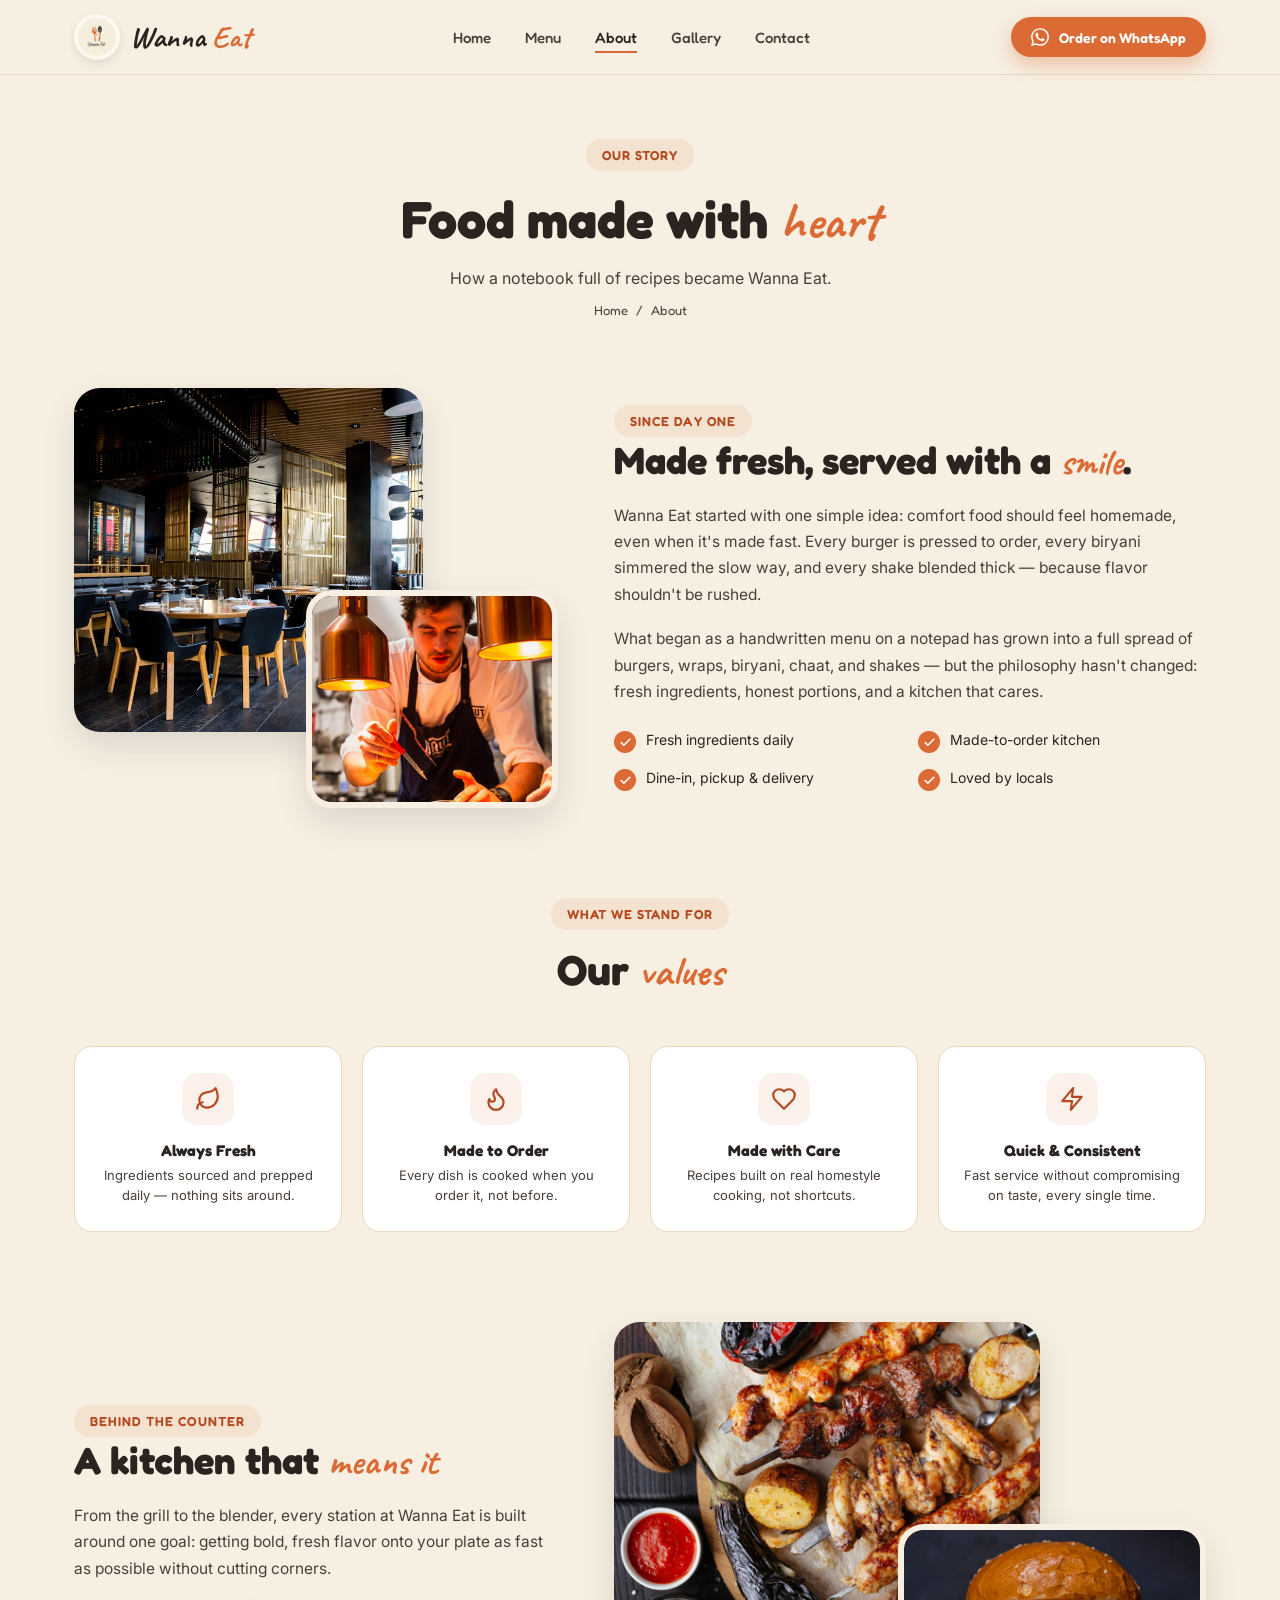
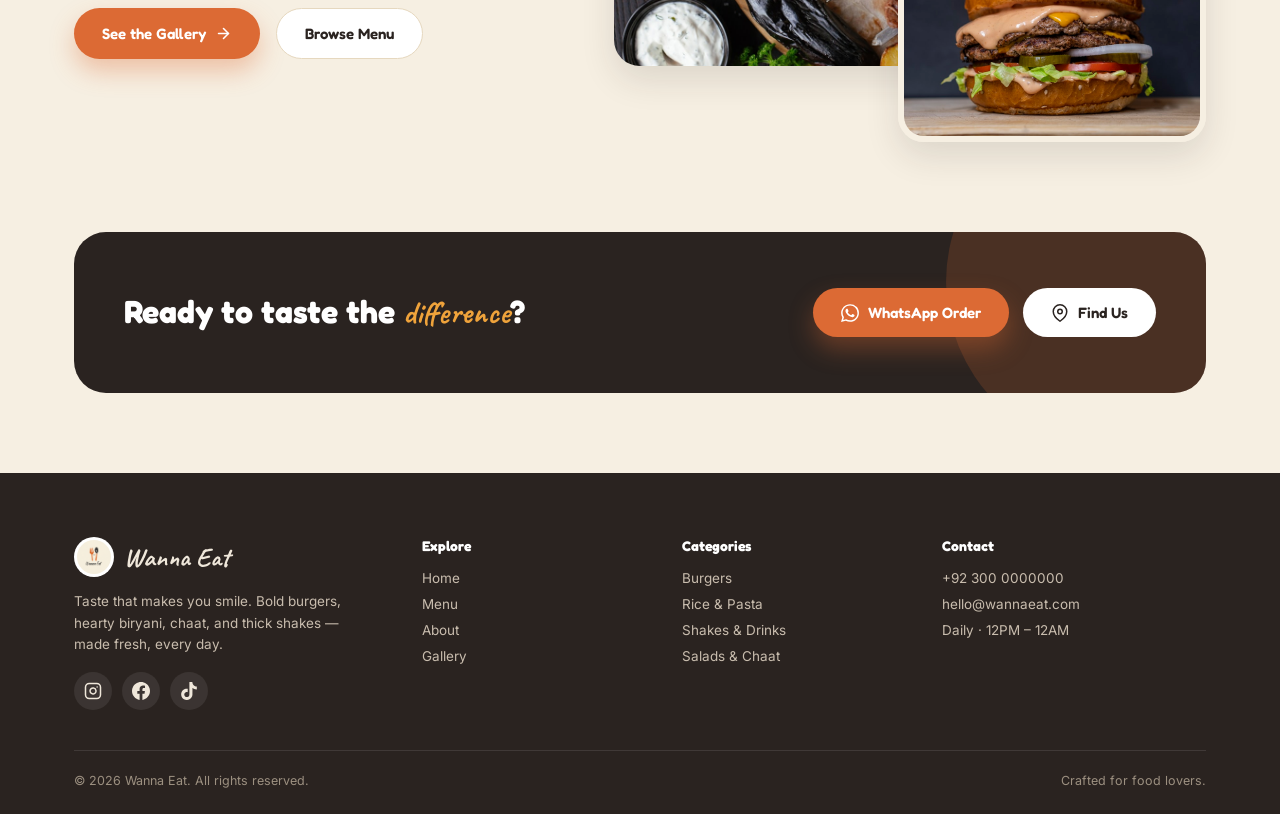
<file: about.html>
<!DOCTYPE html>
<html lang="en">
<head>
<meta charset="UTF-8">
<meta name="viewport" content="width=device-width, initial-scale=1.0">
<title>About Us — Wanna Eat</title>
<meta name="description" content="Learn the story behind Wanna Eat — fresh ingredients, a made-to-order kitchen, and food made with heart.">
<link rel="preconnect" href="https://fonts.googleapis.com">
<link href="https://fonts.googleapis.com/css2?family=Fredoka:wght@500;600;700&family=Caveat:wght@600;700&family=Inter:wght@400;500;600;700&display=swap" rel="stylesheet">
<link rel="icon" href="logo.jpg">
<link rel="stylesheet" href="style.css">
</head>
<body>

<!-- ================= HEADER ================= -->
<header id="siteHeader">
  <div class="nav">
    <a href="index.html" class="brand">
      <img src="logo.jpg" alt="Wanna Eat logo">
      <span class="brand-name">Wanna <span>Eat</span></span>
    </a>
    <nav class="nav-links" id="navLinks">
      <a href="index.html">Home</a>
      <a href="menu.html">Menu</a>
      <a href="about.html" class="current">About</a>
      <a href="gallery.html">Gallery</a>
      <a href="contact.html">Contact</a>
    </nav>
    <a href="https://wa.me/923000000000" target="_blank" class="nav-cta"><svg class="icon" viewBox="0 0 24 24" fill="currentColor" aria-hidden="true"><path d="M17.47 14.38c-.3-.15-1.76-.87-2.03-.97-.27-.1-.47-.15-.67.15-.2.3-.77.96-.94 1.16-.17.2-.35.22-.64.07-.3-.15-1.26-.46-2.4-1.48-.88-.79-1.48-1.76-1.65-2.06-.17-.3-.02-.46.13-.6.13-.14.3-.35.44-.52.15-.18.2-.3.3-.5.1-.2.05-.37-.02-.52-.08-.15-.67-1.61-.92-2.2-.24-.58-.49-.5-.67-.51h-.57c-.2 0-.52.07-.8.37-.27.3-1.04 1.02-1.04 2.48 0 1.46 1.07 2.88 1.22 3.07.15.2 2.1 3.2 5.08 4.49.71.3 1.26.49 1.69.63.71.22 1.36.19 1.87.12.57-.09 1.76-.72 2-1.41.25-.7.25-1.29.18-1.41-.08-.13-.27-.2-.57-.35M12.05 21.79a9.87 9.87 0 0 1-5.03-1.38l-.36-.21-3.74.98 1-3.65-.24-.37a9.86 9.86 0 0 1-1.51-5.26c0-5.45 4.44-9.88 9.9-9.88 2.64 0 5.12 1.03 6.99 2.9a9.83 9.83 0 0 1 2.89 6.99c0 5.45-4.44 9.88-9.88 9.88m8.41-18.29A11.82 11.82 0 0 0 12.05.26C5.5.26.16 5.6.16 12.15c0 2.1.55 4.14 1.59 5.95L.06 24l6.3-1.65a11.88 11.88 0 0 0 5.68 1.45c6.55 0 11.89-5.34 11.89-11.89 0-3.18-1.24-6.17-3.48-8.42Z"/></svg>Order on WhatsApp</a>
    <button class="burger-btn" id="burgerBtn" aria-label="Toggle menu"><span class="burger-icon"><span></span><span></span><span></span></span></button>
  </div>
</header>

<!-- ================= PAGE HERO ================= -->
<section class="page-hero">
  <div class="wrap">
    <span class="eyebrow">Our story</span>
    <h1>Food made with <em>heart</em></h1>
    <p>How a notebook full of recipes became Wanna Eat.</p>
    <div class="crumb"><a href="index.html">Home</a> / <span>About</span></div>
  </div>
</section>

<!-- ================= ABOUT MAIN ================= -->
<section class="section" style="padding-top:24px">
  <div class="wrap about-grid">
    <div class="about-imgs reveal">
      <img class="im1" src="kitchen.jpg" alt="Wanna Eat kitchen" loading="lazy">
      <img class="im2" src="chef.jpg" alt="Chef preparing food" loading="lazy">
    </div>
    <div class="about-copy reveal">
      <span class="eyebrow">Since day one</span>
      <h2>Made fresh, served with a <em>smile</em>.</h2>
      <p>Wanna Eat started with one simple idea: comfort food should feel homemade, even when it's made fast. Every burger is pressed to order, every biryani simmered the slow way, and every shake blended thick — because flavor shouldn't be rushed.</p>
      <p>What began as a handwritten menu on a notepad has grown into a full spread of burgers, wraps, biryani, chaat, and shakes — but the philosophy hasn't changed: fresh ingredients, honest portions, and a kitchen that cares.</p>
      <ul class="about-list">
        <li><span class="dot"><svg class="icon" viewBox="0 0 24 24" fill="none" stroke="currentColor" stroke-linecap="round" stroke-linejoin="round" aria-hidden="true"><polyline points="20 6 9 17 4 12"/></svg></span>Fresh ingredients daily</li>
        <li><span class="dot"><svg class="icon" viewBox="0 0 24 24" fill="none" stroke="currentColor" stroke-linecap="round" stroke-linejoin="round" aria-hidden="true"><polyline points="20 6 9 17 4 12"/></svg></span>Made-to-order kitchen</li>
        <li><span class="dot"><svg class="icon" viewBox="0 0 24 24" fill="none" stroke="currentColor" stroke-linecap="round" stroke-linejoin="round" aria-hidden="true"><polyline points="20 6 9 17 4 12"/></svg></span>Dine-in, pickup & delivery</li>
        <li><span class="dot"><svg class="icon" viewBox="0 0 24 24" fill="none" stroke="currentColor" stroke-linecap="round" stroke-linejoin="round" aria-hidden="true"><polyline points="20 6 9 17 4 12"/></svg></span>Loved by locals</li>
      </ul>
    </div>
  </div>
</section>

<!-- ================= VALUES ================= -->
<section class="section" style="padding-top:0">
  <div class="wrap">
    <div class="section-head reveal">
      <span class="eyebrow">What we stand for</span>
      <h2>Our <em>values</em></h2>
    </div>
    <div class="values-grid reveal">
      <div class="value-card">
        <div class="ic"><svg class="icon" viewBox="0 0 24 24" fill="none" stroke="currentColor" stroke-linecap="round" stroke-linejoin="round" aria-hidden="true"><path d="M11 20A7 7 0 0 1 9.8 6.1C15.5 5 17 4.48 19 2c1 2 2 4.18 2 8 0 5.5-4.78 10-10 10Z"/><path d="M2 21c0-3 1.85-5.36 5.08-6"/></svg></div>
        <h4>Always Fresh</h4>
        <p>Ingredients sourced and prepped daily — nothing sits around.</p>
      </div>
      <div class="value-card">
        <div class="ic"><svg class="icon" viewBox="0 0 24 24" fill="none" stroke="currentColor" stroke-linecap="round" stroke-linejoin="round" aria-hidden="true"><path d="M8.5 14.5A2.5 2.5 0 0 0 11 12c0-1.38-.5-2-1-3-1.07-2.14-.22-4.05 2-6 .5 2.5 2 4.9 4 6.5 2 1.6 3 3.5 3 5.5a7 7 0 1 1-14 0c0-1.15.43-2.29 1-3a2.5 2.5 0 0 0 2.5 2.5z"/></svg></div>
        <h4>Made to Order</h4>
        <p>Every dish is cooked when you order it, not before.</p>
      </div>
      <div class="value-card">
        <div class="ic"><svg class="icon" viewBox="0 0 24 24" fill="none" stroke="currentColor" stroke-linecap="round" stroke-linejoin="round" aria-hidden="true"><path d="M19 14c1.49-1.46 3-3.21 3-5.5A5.5 5.5 0 0 0 16.5 3c-1.76 0-3 .5-4.5 2-1.5-1.5-2.74-2-4.5-2A5.5 5.5 0 0 0 2 8.5c0 2.29 1.5 4.04 3 5.5l7 7Z"/></svg></div>
        <h4>Made with Care</h4>
        <p>Recipes built on real homestyle cooking, not shortcuts.</p>
      </div>
      <div class="value-card">
        <div class="ic"><svg class="icon" viewBox="0 0 24 24" fill="none" stroke="currentColor" stroke-linecap="round" stroke-linejoin="round" aria-hidden="true"><polygon points="13 2 3 14 12 14 11 22 21 10 12 10 13 2"/></svg></div>
        <h4>Quick & Consistent</h4>
        <p>Fast service without compromising on taste, every single time.</p>
      </div>
    </div>
  </div>
</section>

<!-- ================= GALLERY TEASER ================= -->
<section class="section" style="padding-top:0">
  <div class="wrap about-grid">
    <div class="about-copy reveal">
      <span class="eyebrow">Behind the counter</span>
      <h2>A kitchen that <em>means it</em></h2>
      <p>From the grill to the blender, every station at Wanna Eat is built around one goal: getting bold, fresh flavor onto your plate as fast as possible without cutting corners.</p>
      <div class="hero-actions" style="margin-top:26px">
        <a href="gallery.html" class="btn btn-primary">See the Gallery <svg class="arrow" viewBox="0 0 24 24" fill="none" stroke="currentColor" stroke-width="2.2" stroke-linecap="round" stroke-linejoin="round" aria-hidden="true"><line x1="5" y1="12" x2="19" y2="12"/><polyline points="12 5 19 12 12 19"/></svg></a>
        <a href="menu.html" class="btn btn-ghost">Browse Menu</a>
      </div>
    </div>
    <div class="about-imgs reveal">
      <img class="im1" src="grill.jpg" alt="Grill station" loading="lazy">
      <img class="im2" src="beef-burger.jpg" alt="Fresh burger" loading="lazy">
    </div>
  </div>
</section>

<!-- ================= CTA STRIP ================= -->
<section class="wrap">
  <div class="cta-strip reveal">
    <h3>Ready to taste the <em>difference</em>?</h3>
    <div class="cta-buttons">
      <a href="https://wa.me/923000000000" target="_blank" class="btn btn-primary"><svg class="icon" viewBox="0 0 24 24" fill="currentColor" aria-hidden="true"><path d="M17.47 14.38c-.3-.15-1.76-.87-2.03-.97-.27-.1-.47-.15-.67.15-.2.3-.77.96-.94 1.16-.17.2-.35.22-.64.07-.3-.15-1.26-.46-2.4-1.48-.88-.79-1.48-1.76-1.65-2.06-.17-.3-.02-.46.13-.6.13-.14.3-.35.44-.52.15-.18.2-.3.3-.5.1-.2.05-.37-.02-.52-.08-.15-.67-1.61-.92-2.2-.24-.58-.49-.5-.67-.51h-.57c-.2 0-.52.07-.8.37-.27.3-1.04 1.02-1.04 2.48 0 1.46 1.07 2.88 1.22 3.07.15.2 2.1 3.2 5.08 4.49.71.3 1.26.49 1.69.63.71.22 1.36.19 1.87.12.57-.09 1.76-.72 2-1.41.25-.7.25-1.29.18-1.41-.08-.13-.27-.2-.57-.35M12.05 21.79a9.87 9.87 0 0 1-5.03-1.38l-.36-.21-3.74.98 1-3.65-.24-.37a9.86 9.86 0 0 1-1.51-5.26c0-5.45 4.44-9.88 9.9-9.88 2.64 0 5.12 1.03 6.99 2.9a9.83 9.83 0 0 1 2.89 6.99c0 5.45-4.44 9.88-9.88 9.88m8.41-18.29A11.82 11.82 0 0 0 12.05.26C5.5.26.16 5.6.16 12.15c0 2.1.55 4.14 1.59 5.95L.06 24l6.3-1.65a11.88 11.88 0 0 0 5.68 1.45c6.55 0 11.89-5.34 11.89-11.89 0-3.18-1.24-6.17-3.48-8.42Z"/></svg>WhatsApp Order</a>
      <a href="contact.html" class="btn" style="background:#fff;color:var(--charcoal)"><svg class="icon" viewBox="0 0 24 24" fill="none" stroke="currentColor" stroke-linecap="round" stroke-linejoin="round" aria-hidden="true"><path d="M21 10c0 7-9 13-9 13s-9-6-9-13a9 9 0 0 1 18 0z"/><circle cx="12" cy="10" r="3"/></svg>Find Us</a>
    </div>
  </div>
</section>

<!-- ================= FOOTER ================= -->
<footer>
  <div class="wrap">
    <div class="foot-grid">
      <div>
        <div class="foot-brand"><img src="logo.jpg" alt="logo"><span>Wanna Eat</span></div>
        <p class="small">Taste that makes you smile. Bold burgers, hearty biryani, chaat, and thick shakes — made fresh, every day.</p>
        <div class="foot-social">
          <a href="#" aria-label="Instagram"><svg class="icon" viewBox="0 0 24 24" fill="none" stroke="currentColor" stroke-linecap="round" stroke-linejoin="round" aria-hidden="true"><rect x="2" y="2" width="20" height="20" rx="5"/><path d="M16 11.37A4 4 0 1 1 12.63 8 4 4 0 0 1 16 11.37z"/><line x1="17.5" y1="6.5" x2="17.51" y2="6.5"/></svg></a>
          <a href="#" aria-label="Facebook"><svg class="icon" viewBox="0 0 24 24" fill="currentColor" aria-hidden="true"><path d="M24 12.07C24 5.44 18.63.07 12 .07S0 5.44 0 12.07c0 5.99 4.39 10.95 10.13 11.85v-8.38H7.08v-3.47h3.05V9.43c0-3.01 1.79-4.67 4.53-4.67 1.31 0 2.69.24 2.69.24v2.95h-1.51c-1.49 0-1.96.93-1.96 1.87v2.25h3.33l-.53 3.47h-2.8v8.38C19.61 23.02 24 18.06 24 12.07z"/></svg></a>
          <a href="#" aria-label="TikTok"><svg class="icon" viewBox="0 0 24 24" fill="currentColor" aria-hidden="true"><path d="M12.53.02c1.31-.02 2.61-.01 3.91-.02.08 1.53.63 3.09 1.75 4.17 1.12 1.11 2.7 1.62 4.24 1.79v4.03c-1.44-.05-2.89-.35-4.2-.97-.57-.26-1.1-.59-1.62-.93-.01 2.92.01 5.84-.02 8.75-.08 1.4-.54 2.79-1.35 3.94-1.31 1.92-3.58 3.17-5.91 3.21-1.43.08-2.86-.31-4.08-1.03-2.02-1.19-3.44-3.37-3.65-5.71-.02-.5-.03-1-.01-1.49.18-1.9 1.12-3.72 2.58-4.96 1.66-1.44 3.98-2.13 6.15-1.72.02 1.48-.04 2.96-.04 4.44-.99-.32-2.15-.23-3.02.37-.63.41-1.11 1.04-1.36 1.75-.21.51-.15 1.07-.14 1.61.24 1.64 1.82 3.02 3.5 2.87 1.12-.01 2.19-.66 2.77-1.61.19-.33.4-.67.41-1.06.1-1.79.06-3.57.07-5.36.01-4.03-.01-8.05.02-12.07z"/></svg></a>
        </div>
      </div>
      <div>
        <h5>Explore</h5>
        <ul>
          <li><a href="index.html">Home</a></li>
          <li><a href="menu.html">Menu</a></li>
          <li><a href="about.html">About</a></li>
          <li><a href="gallery.html">Gallery</a></li>
        </ul>
      </div>
      <div>
        <h5>Categories</h5>
        <ul>
          <li><a href="menu.html#burgers">Burgers</a></li>
          <li><a href="menu.html#rice">Rice & Pasta</a></li>
          <li><a href="menu.html#shakes">Shakes & Drinks</a></li>
          <li><a href="menu.html#salads">Salads & Chaat</a></li>
        </ul>
      </div>
      <div>
        <h5>Contact</h5>
        <ul>
          <li>+92 300 0000000</li>
          <li>hello@wannaeat.com</li>
          <li>Daily · 12PM – 12AM</li>
        </ul>
      </div>
    </div>
    <div class="foot-bottom">
      <span>© 2026 Wanna Eat. All rights reserved.</span>
      <span>Crafted for food lovers.</span>
    </div>
  </div>
</footer>

<!-- ================= MOBILE STICKY BAR ================= -->
<div class="mobile-bar">
  <a href="tel:+923000000000"><svg class="icon" viewBox="0 0 24 24" fill="none" stroke="currentColor" stroke-linecap="round" stroke-linejoin="round" aria-hidden="true"><path d="M22 16.92v3a2 2 0 0 1-2.18 2 19.79 19.79 0 0 1-8.63-3.07 19.5 19.5 0 0 1-6-6 19.79 19.79 0 0 1-3.07-8.67A2 2 0 0 1 4.11 2h3a2 2 0 0 1 2 1.72c.13.96.36 1.9.7 2.81a2 2 0 0 1-.45 2.11L8.09 9.91a16 16 0 0 0 6 6l1.27-1.27a2 2 0 0 1 2.11-.45c.9.34 1.85.57 2.81.7A2 2 0 0 1 22 16.92z"/></svg>Call</a>
  <a href="https://wa.me/923000000000" target="_blank" class="primary"><svg class="icon" viewBox="0 0 24 24" fill="currentColor" aria-hidden="true"><path d="M17.47 14.38c-.3-.15-1.76-.87-2.03-.97-.27-.1-.47-.15-.67.15-.2.3-.77.96-.94 1.16-.17.2-.35.22-.64.07-.3-.15-1.26-.46-2.4-1.48-.88-.79-1.48-1.76-1.65-2.06-.17-.3-.02-.46.13-.6.13-.14.3-.35.44-.52.15-.18.2-.3.3-.5.1-.2.05-.37-.02-.52-.08-.15-.67-1.61-.92-2.2-.24-.58-.49-.5-.67-.51h-.57c-.2 0-.52.07-.8.37-.27.3-1.04 1.02-1.04 2.48 0 1.46 1.07 2.88 1.22 3.07.15.2 2.1 3.2 5.08 4.49.71.3 1.26.49 1.69.63.71.22 1.36.19 1.87.12.57-.09 1.76-.72 2-1.41.25-.7.25-1.29.18-1.41-.08-.13-.27-.2-.57-.35M12.05 21.79a9.87 9.87 0 0 1-5.03-1.38l-.36-.21-3.74.98 1-3.65-.24-.37a9.86 9.86 0 0 1-1.51-5.26c0-5.45 4.44-9.88 9.9-9.88 2.64 0 5.12 1.03 6.99 2.9a9.83 9.83 0 0 1 2.89 6.99c0 5.45-4.44 9.88-9.88 9.88m8.41-18.29A11.82 11.82 0 0 0 12.05.26C5.5.26.16 5.6.16 12.15c0 2.1.55 4.14 1.59 5.95L.06 24l6.3-1.65a11.88 11.88 0 0 0 5.68 1.45c6.55 0 11.89-5.34 11.89-11.89 0-3.18-1.24-6.17-3.48-8.42Z"/></svg>WhatsApp</a>
  <a href="menu.html"><svg class="icon" viewBox="0 0 24 24" fill="none" stroke="currentColor" stroke-linecap="round" stroke-linejoin="round" aria-hidden="true"><line x1="8" y1="6" x2="21" y2="6"/><line x1="8" y1="12" x2="21" y2="12"/><line x1="8" y1="18" x2="21" y2="18"/><line x1="3" y1="6" x2="3.01" y2="6"/><line x1="3" y1="12" x2="3.01" y2="12"/><line x1="3" y1="18" x2="3.01" y2="18"/></svg>Menu</a>
  <a href="contact.html"><svg class="icon" viewBox="0 0 24 24" fill="none" stroke="currentColor" stroke-linecap="round" stroke-linejoin="round" aria-hidden="true"><path d="M21 10c0 7-9 13-9 13s-9-6-9-13a9 9 0 0 1 18 0z"/><circle cx="12" cy="10" r="3"/></svg>Locate</a>
</div>

<script src="app.js"></script>
</body>
</html>
</file>
<file: style.css>
:root{
  --cream:#F6EFE2;
  --cream-soft:#FDF9F1;
  --charcoal:#2A2320;
  --charcoal-soft:#4A3F39;
  --orange:#DC6A34;
  --orange-deep:#B3491E;
  --gold:#EFA33B;
  --line:#E6D8BF;
  --white:#FFFFFF;
  --shadow: 0 14px 34px rgba(42,35,32,0.12);
  --radius-lg: 26px;
  --radius-md: 18px;
  --radius-sm: 12px;
  --font-display:'Caveat', cursive;
  --font-head:'Fredoka', sans-serif;
  --font-body:'Inter', sans-serif;
}
*{margin:0;padding:0;box-sizing:border-box;}
html{scroll-behavior:smooth;}
body{
  font-family:var(--font-body);
  background:var(--cream);
  color:var(--charcoal);
  overflow-x:hidden;
}
img{max-width:100%;display:block;}
a{text-decoration:none;color:inherit;}
ul{list-style:none;}
button{font-family:inherit;cursor:pointer;border:none;background:none;}
.wrap{max-width:1180px;margin:0 auto;padding:0 24px;}

/* ---------- icon system ---------- */
.icon{width:20px;height:20px;flex:0 0 auto;display:inline-block;vertical-align:middle;stroke-width:2;}
.btn .icon,.nav-cta .icon{width:18px;height:18px;}
.arrow{width:17px;height:17px;transition:transform .2s ease;}
.btn:hover .arrow{transform:translateX(3px);}

/* ---------- header ---------- */
header{
  position:sticky;top:0;z-index:100;
  background:rgba(246,239,226,0.92);
  backdrop-filter:blur(10px);
  border-bottom:1px solid var(--line);
  transition:box-shadow .3s ease;
}
header.scrolled{box-shadow:0 6px 24px rgba(42,35,32,0.08);}
.nav{
  display:flex;align-items:center;justify-content:space-between;
  padding:14px 24px;max-width:1180px;margin:0 auto;
}
.brand{display:flex;align-items:center;gap:10px;}
.brand img{width:46px;height:46px;object-fit:contain;border-radius:50%;background:var(--cream-soft);padding:4px;box-shadow:0 4px 10px rgba(42,35,32,0.1);}
.brand-name{font-family:var(--font-display);font-size:30px;font-weight:700;color:var(--charcoal);line-height:1;}
.brand-name span{color:var(--orange);}
.nav-links{display:flex;gap:34px;align-items:center;}
.nav-links a{
  font-family:var(--font-head);font-weight:500;font-size:15px;
  color:var(--charcoal-soft);position:relative;padding:4px 0;
}
.nav-links a::after{
  content:'';position:absolute;left:0;bottom:-2px;height:2px;width:0%;
  background:var(--orange);transition:width .25s ease;
}
.nav-links a:hover::after{width:100%;}
.nav-links a.current{color:var(--charcoal);}
.nav-links a.current::after{width:100%;}
.nav-cta{
  display:flex;align-items:center;gap:10px;
  background:var(--orange);color:#fff !important;
  font-family:var(--font-head);font-weight:600;font-size:14px;
  padding:11px 20px;border-radius:100px;
  box-shadow:0 8px 18px rgba(220,106,52,0.35);
  transition:transform .2s ease, background .2s ease;
  white-space:nowrap;
}
.nav-cta:hover{background:var(--orange-deep);transform:translateY(-2px);}
.burger-btn{display:none;width:40px;height:40px;border-radius:50%;background:var(--cream-soft);align-items:center;justify-content:center;border:1px solid var(--line);}
.burger-icon{width:20px;height:14px;position:relative;}
.burger-icon span{position:absolute;left:0;width:100%;height:2px;background:var(--charcoal);border-radius:2px;transition:.25s;}
.burger-icon span:nth-child(1){top:0;}
.burger-icon span:nth-child(2){top:6px;}
.burger-icon span:nth-child(3){top:12px;}
.burger-btn.open .burger-icon span:nth-child(1){transform:translateY(6px) rotate(45deg);}
.burger-btn.open .burger-icon span:nth-child(2){opacity:0;}
.burger-btn.open .burger-icon span:nth-child(3){transform:translateY(-6px) rotate(-45deg);}

/* ---------- page hero (inner pages) ---------- */
.page-hero{
  padding:64px 0 46px;text-align:center;position:relative;overflow:hidden;
}
.page-hero .eyebrow{margin-bottom:16px;}
.page-hero h1{font-family:var(--font-head);font-weight:700;font-size:clamp(32px,4.4vw,52px);}
.page-hero h1 em{font-family:var(--font-display);font-style:normal;color:var(--orange);font-weight:700;}
.page-hero p{margin-top:14px;color:var(--charcoal-soft);font-size:16px;max-width:560px;margin-left:auto;margin-right:auto;}
.crumb{display:flex;gap:8px;justify-content:center;font-size:13px;color:var(--charcoal-soft);margin-top:14px;font-family:var(--font-head);}
.crumb a:hover{color:var(--orange-deep);}

.eyebrow{
  display:inline-flex;align-items:center;gap:8px;
  font-family:var(--font-head);font-size:13px;font-weight:600;letter-spacing:.08em;
  text-transform:uppercase;color:var(--orange-deep);
  background:rgba(220,106,52,0.1);padding:8px 16px;border-radius:100px;
}

/* ---------- home hero ---------- */
.hero{position:relative;padding:64px 0 60px;overflow:hidden;}
.hero-grid{display:grid;grid-template-columns:1.05fr 0.95fr;gap:40px;align-items:center;}
.hero h1{font-family:var(--font-head);font-weight:700;font-size:clamp(38px,5.2vw,64px);line-height:1.05;color:var(--charcoal);margin-top:22px;}
.hero h1 em{font-family:var(--font-display);font-style:normal;color:var(--orange);font-weight:700;font-size:1.18em;}
.hero p.lede{margin-top:22px;font-size:18px;line-height:1.65;color:var(--charcoal-soft);max-width:480px;}
.hero-actions{display:flex;gap:16px;margin-top:34px;flex-wrap:wrap;}
.btn{
  font-family:var(--font-head);font-weight:600;font-size:15px;
  padding:15px 28px;border-radius:100px;display:inline-flex;align-items:center;gap:9px;
  transition:transform .2s ease, box-shadow .2s ease, background .2s ease;
}
.btn-primary{background:var(--orange);color:#fff;box-shadow:0 12px 24px rgba(220,106,52,0.35);}
.btn-primary:hover{background:var(--orange-deep);transform:translateY(-3px);}
.btn-ghost{background:var(--white);color:var(--charcoal);border:1.5px solid var(--line);}
.btn-ghost:hover{border-color:var(--orange);color:var(--orange-deep);transform:translateY(-3px);}
.hero-stats{display:flex;gap:30px;margin-top:44px;}
.hero-stats div strong{display:block;font-family:var(--font-head);font-size:26px;color:var(--charcoal);}
.hero-stats div span{font-size:13px;color:var(--charcoal-soft);}
.hero-art{position:relative;height:460px;}
.art-circle{position:absolute;border-radius:50%;overflow:hidden;border:6px solid var(--cream-soft);box-shadow:var(--shadow);}
.art-circle img{width:100%;height:100%;object-fit:cover;}
.art-c1{width:280px;height:280px;top:0;right:40px;}
.art-c2{width:190px;height:190px;bottom:10px;left:0;border-color:var(--gold);}
.art-c3{width:150px;height:150px;bottom:60px;right:0;border-color:var(--orange);}
.hero-badge{
  position:absolute;top:36%;left:36%;background:var(--white);
  border-radius:50%;width:118px;height:118px;display:flex;flex-direction:column;
  align-items:center;justify-content:center;box-shadow:var(--shadow);
  transform:rotate(-8deg);text-align:center;
}
.hero-badge strong{font-family:var(--font-head);font-size:20px;color:var(--orange-deep);}
.hero-badge span{font-size:10px;text-transform:uppercase;letter-spacing:.06em;color:var(--charcoal-soft);}
.floaty{animation:floaty 5s ease-in-out infinite;}
@keyframes floaty{0%,100%{transform:translateY(0);}50%{transform:translateY(-14px);}}

/* ---------- section heading ---------- */
.section{padding:90px 0;}
.section-head{max-width:620px;margin:0 auto 48px;text-align:center;}
.section-head .eyebrow{margin-bottom:14px;}
.section-head h2{font-family:var(--font-head);font-weight:700;font-size:clamp(28px,3.6vw,42px);color:var(--charcoal);}
.section-head h2 em{font-family:var(--font-display);font-style:normal;color:var(--orange);}
.section-head p{margin-top:14px;color:var(--charcoal-soft);font-size:16px;line-height:1.6;}

/* ---------- best sellers ---------- */
.bs-row{display:flex;gap:22px;overflow-x:auto;padding:10px 4px 26px;scroll-snap-type:x mandatory;}
.bs-row::-webkit-scrollbar{height:8px;}
.bs-row::-webkit-scrollbar-thumb{background:var(--line);border-radius:10px;}
.bs-card{flex:0 0 260px;scroll-snap-align:start;background:var(--white);border-radius:var(--radius-md);overflow:hidden;box-shadow:var(--shadow);transition:transform .25s ease;}
.bs-card:hover{transform:translateY(-6px);}
.bs-card .img{height:170px;overflow:hidden;}
.bs-card .img img{width:100%;height:100%;object-fit:cover;transition:transform .5s ease;}
.bs-card:hover .img img{transform:scale(1.08);}
.bs-card .info{padding:16px 18px 20px;}
.bs-tag{font-family:var(--font-head);font-size:11px;font-weight:600;letter-spacing:.05em;color:var(--orange-deep);text-transform:uppercase;}
.bs-card h3{font-family:var(--font-head);font-size:17px;margin-top:6px;font-weight:600;}
.bs-price{margin-top:10px;font-family:var(--font-head);font-weight:600;color:var(--charcoal);font-size:16px;}
.bs-price::before{content:'Rs. ';font-size:12px;color:var(--charcoal-soft);font-weight:500;}

/* ---------- category tiles ---------- */
.cat-grid{display:grid;grid-template-columns:repeat(4,1fr);gap:18px;}
.cat-tile{background:var(--cream-soft);border:1px solid var(--line);border-radius:var(--radius-md);padding:22px 18px;text-align:center;transition:.25s ease;cursor:pointer;display:block;}
.cat-tile:hover{background:var(--orange);border-color:var(--orange);transform:translateY(-4px);box-shadow:var(--shadow);}
.cat-tile:hover span, .cat-tile:hover strong{color:#fff !important;}
.cat-thumb{width:74px;height:74px;border-radius:50%;overflow:hidden;display:block;margin:0 auto 14px;border:3px solid var(--white);box-shadow:0 6px 16px rgba(42,35,32,0.12);}
.cat-thumb img{width:100%;height:100%;object-fit:cover;transition:transform .4s ease;}
.cat-tile:hover .cat-thumb{border-color:rgba(255,255,255,0.6);}
.cat-tile:hover .cat-thumb img{transform:scale(1.08);}
.cat-tile strong{font-family:var(--font-head);font-size:14.5px;color:var(--charcoal);display:block;}
.cat-tile span{font-size:12px;color:var(--charcoal-soft);}

/* ---------- menu section ---------- */
.menu-tabs{display:flex;gap:10px;flex-wrap:wrap;justify-content:center;margin-bottom:46px;position:sticky;top:76px;z-index:40;background:var(--cream);padding:14px 0;}
.tab-btn{font-family:var(--font-head);font-weight:600;font-size:13.5px;color:var(--charcoal-soft);padding:10px 18px;border-radius:100px;border:1.5px solid var(--line);background:var(--cream-soft);transition:.2s ease;}
.tab-btn:hover{border-color:var(--orange);color:var(--orange-deep);}
.tab-btn.active{background:var(--orange);border-color:var(--orange);color:#fff;box-shadow:0 8px 18px rgba(220,106,52,.3);}
.menu-panel{display:none;}
.menu-panel.active{display:block;animation:fadein .4s ease;}
@keyframes fadein{from{opacity:0;transform:translateY(8px);}to{opacity:1;transform:translateY(0);}}
.menu-cat-head{display:flex;align-items:center;gap:20px;margin-bottom:30px;}
.menu-cat-head .thumb{width:86px;height:86px;border-radius:50%;overflow:hidden;border:4px solid var(--cream-soft);box-shadow:var(--shadow);flex-shrink:0;}
.menu-cat-head .thumb img{width:100%;height:100%;object-fit:cover;}
.menu-cat-head h3{font-family:var(--font-head);font-size:26px;font-weight:700;}
.menu-cat-head p{color:var(--charcoal-soft);font-size:14px;margin-top:4px;}
.item-grid{display:grid;grid-template-columns:repeat(3,1fr);gap:20px;}
.item-card{display:flex;gap:14px;background:var(--white);border-radius:var(--radius-sm);padding:14px;box-shadow:0 6px 18px rgba(42,35,32,0.06);border:1px solid var(--line);transition:.2s ease;}
.item-card:hover{box-shadow:var(--shadow);transform:translateY(-3px);border-color:var(--orange);}
.item-card .thumb-sm{width:72px;height:72px;border-radius:14px;overflow:hidden;flex-shrink:0;background:var(--cream);}
.item-card .thumb-sm img{width:100%;height:100%;object-fit:cover;}
.item-body{flex:1;min-width:0;}
.item-top{display:flex;justify-content:space-between;align-items:baseline;gap:8px;}
.item-top h4{font-family:var(--font-head);font-size:15px;font-weight:600;line-height:1.25;}
.item-price{font-family:var(--font-head);font-weight:700;color:var(--orange-deep);font-size:15px;white-space:nowrap;}
.item-note{font-size:11.5px;color:#B08A55;margin-top:4px;font-style:italic;}
.menu-footnote{margin-top:36px;font-size:13px;color:var(--charcoal-soft);background:var(--cream-soft);border:1px dashed var(--line);padding:16px 20px;border-radius:var(--radius-sm);}

/* ---------- about ---------- */
.about-grid{display:grid;grid-template-columns:0.9fr 1.1fr;gap:56px;align-items:center;}
.about-imgs{position:relative;height:420px;}
.about-imgs img{position:absolute;border-radius:var(--radius-lg);object-fit:cover;box-shadow:var(--shadow);}
.about-imgs .im1{width:72%;height:82%;top:0;left:0;}
.about-imgs .im2{width:52%;height:52%;bottom:0;right:0;border:6px solid var(--cream);}
.about-copy h2{font-family:var(--font-head);font-weight:700;font-size:clamp(28px,3.4vw,38px);}
.about-copy h2 em{font-family:var(--font-display);font-style:normal;color:var(--orange);}
.about-copy p{margin-top:18px;color:var(--charcoal-soft);line-height:1.7;font-size:15.5px;}
.about-list{display:grid;grid-template-columns:1fr 1fr;gap:16px;margin-top:26px;}
.about-list li{display:flex;gap:10px;align-items:flex-start;font-size:14px;color:var(--charcoal);}
.about-list li .dot{width:22px;height:22px;border-radius:50%;background:var(--orange);color:#fff;flex-shrink:0;display:flex;align-items:center;justify-content:center;}
.about-list li .dot .icon{width:13px;height:13px;stroke-width:3;}

.values-grid{display:grid;grid-template-columns:repeat(4,1fr);gap:20px;margin-top:20px;}
.value-card{background:var(--white);border:1px solid var(--line);border-radius:var(--radius-md);padding:26px 22px;text-align:center;transition:.2s ease;}
.value-card:hover{transform:translateY(-4px);box-shadow:var(--shadow);border-color:var(--orange);}
.value-card .ic{width:52px;height:52px;margin:0 auto 16px;border-radius:16px;background:rgba(220,106,52,0.1);color:var(--orange-deep);display:flex;align-items:center;justify-content:center;transition:.2s ease;}
.value-card .ic .icon{width:26px;height:26px;}
.value-card:hover .ic{background:var(--orange);color:#fff;}
.value-card h4{font-family:var(--font-head);font-size:15.5px;margin-bottom:6px;}
.value-card p{font-size:13px;color:var(--charcoal-soft);line-height:1.5;}

.team-grid{display:grid;grid-template-columns:repeat(3,1fr);gap:24px;margin-top:10px;}
.team-card{text-align:center;}
.team-card .ph{width:100%;aspect-ratio:1;border-radius:var(--radius-md);overflow:hidden;box-shadow:var(--shadow);margin-bottom:14px;}
.team-card .ph img{width:100%;height:100%;object-fit:cover;}
.team-card strong{font-family:var(--font-head);display:block;font-size:15px;}
.team-card span{font-size:12.5px;color:var(--charcoal-soft);}

/* ---------- gallery ---------- */
.gallery-grid{display:grid;grid-template-columns:repeat(4,1fr);grid-auto-rows:190px;gap:14px;}
.gallery-grid img{width:100%;height:100%;object-fit:cover;border-radius:var(--radius-sm);transition:transform .4s ease;}
.gallery-grid a{overflow:hidden;border-radius:var(--radius-sm);display:block;}
.gallery-grid a:hover img{transform:scale(1.1);}
.gallery-grid .g-tall{grid-row:span 2;}
.gallery-filter{display:flex;gap:10px;justify-content:center;flex-wrap:wrap;margin-bottom:34px;}

/* ---------- CTA strip ---------- */
.cta-strip{
  background:var(--charcoal);border-radius:32px;padding:56px 50px;
  display:flex;align-items:center;justify-content:space-between;gap:30px;flex-wrap:wrap;
  position:relative;overflow:hidden;
}
.cta-strip::before{content:'';position:absolute;width:340px;height:340px;background:var(--orange);opacity:.18;border-radius:50%;top:-120px;right:-80px;}
.cta-strip h3{font-family:var(--font-head);color:#fff;font-size:clamp(24px,3vw,32px);font-weight:700;max-width:480px;position:relative;}
.cta-strip h3 em{font-family:var(--font-display);color:var(--gold);font-style:normal;}
.cta-strip .cta-buttons{display:flex;gap:14px;position:relative;flex-wrap:wrap;}

/* ---------- contact ---------- */
.contact-grid{display:grid;grid-template-columns:1fr 1fr;gap:40px;}
.contact-card{background:var(--white);border-radius:var(--radius-lg);padding:38px;box-shadow:var(--shadow);}
.contact-card h3{font-family:var(--font-head);font-size:22px;margin-bottom:20px;}
.info-row{display:flex;gap:14px;align-items:flex-start;padding:14px 0;border-bottom:1px solid var(--line);}
.info-row:last-child{border-bottom:none;}
.info-row .ic{width:42px;height:42px;border-radius:50%;background:var(--cream);color:var(--orange-deep);display:flex;align-items:center;justify-content:center;flex-shrink:0;}
.info-row .ic .icon{width:19px;height:19px;}
.info-row strong{font-family:var(--font-head);font-size:14px;display:block;}
.info-row span{font-size:13.5px;color:var(--charcoal-soft);}
.map-frame{border-radius:var(--radius-lg);overflow:hidden;box-shadow:var(--shadow);height:100%;min-height:380px;}
.map-frame iframe{width:100%;height:100%;border:0;min-height:380px;}

.form-card{background:var(--white);border-radius:var(--radius-lg);padding:38px;box-shadow:var(--shadow);margin-top:30px;}
.form-card h3{font-family:var(--font-head);font-size:22px;margin-bottom:6px;}
.form-card p{color:var(--charcoal-soft);font-size:14px;margin-bottom:22px;}
.form-row{display:grid;grid-template-columns:1fr 1fr;gap:16px;margin-bottom:16px;}
.form-row.full{grid-template-columns:1fr;}
.form-row label{display:block;}
.form-row input, .form-row textarea{
  width:100%;padding:13px 16px;border-radius:12px;border:1.5px solid var(--line);
  font-family:var(--font-body);font-size:14px;background:var(--cream-soft);transition:.2s;
}
.form-row input:focus, .form-row textarea:focus{outline:none;border-color:var(--orange);background:#fff;}
.form-row textarea{resize:vertical;min-height:110px;}

/* ---------- footer ---------- */
footer{background:var(--charcoal);color:#EFE7DA;padding:64px 0 26px;margin-top:80px;}
.foot-grid{display:grid;grid-template-columns:1.4fr 1fr 1fr 1.2fr;gap:40px;padding-bottom:40px;border-bottom:1px solid rgba(255,255,255,0.1);}
.foot-brand{display:flex;align-items:center;gap:10px;margin-bottom:14px;}
.foot-brand img{width:40px;height:40px;border-radius:50%;background:#fff;padding:3px;}
.foot-brand span{font-family:var(--font-display);font-size:26px;font-weight:700;}
footer p.small{font-size:13.5px;color:#C9BDAE;line-height:1.6;max-width:280px;}
footer h5{font-family:var(--font-head);font-size:14px;margin-bottom:16px;color:#fff;}
footer ul li{margin-bottom:10px;font-size:13.5px;color:#C9BDAE;}
footer ul li a:hover{color:var(--gold);}
.foot-social{display:flex;gap:10px;margin-top:16px;}
.foot-social a{width:38px;height:38px;border-radius:50%;background:rgba(255,255,255,0.08);color:#EFE7DA;display:flex;align-items:center;justify-content:center;transition:.2s;}
.foot-social a .icon{width:18px;height:18px;}
.foot-social a:hover{background:var(--orange);color:#fff;transform:translateY(-2px);}
.foot-bottom{padding-top:22px;display:flex;justify-content:space-between;font-size:12.5px;color:#9C9080;flex-wrap:wrap;gap:10px;}

/* ---------- mobile sticky bar ---------- */
.mobile-bar{
  display:none;position:fixed;bottom:0;left:0;right:0;z-index:200;
  background:var(--white);border-top:1px solid var(--line);
  padding:10px 18px;box-shadow:0 -8px 24px rgba(0,0,0,0.08);
  justify-content:space-around;align-items:center;
}
.mobile-bar a{display:flex;flex-direction:column;align-items:center;gap:4px;font-size:10.5px;font-weight:600;color:var(--charcoal-soft);font-family:var(--font-head);}
.mobile-bar a .icon{width:21px;height:21px;}
.mobile-bar a.primary{color:var(--orange-deep);}

/* ---------- reveal ---------- */
.reveal{opacity:0;transform:translateY(24px);transition:opacity .7s ease, transform .7s ease;}
.reveal.in{opacity:1;transform:translateY(0);}

/* ---------- responsive ---------- */
@media(max-width:980px){
  .hero-grid{grid-template-columns:1fr;}
  .hero-art{height:340px;margin-top:20px;}
  .cat-grid{grid-template-columns:repeat(2,1fr);}
  .item-grid{grid-template-columns:repeat(2,1fr);}
  .about-grid{grid-template-columns:1fr;}
  .about-imgs{height:320px;}
  .contact-grid{grid-template-columns:1fr;}
  .gallery-grid{grid-template-columns:repeat(3,1fr);}
  .foot-grid{grid-template-columns:1fr 1fr;}
  .values-grid{grid-template-columns:1fr 1fr;}
  .team-grid{grid-template-columns:1fr 1fr;}
}
@media(max-width:680px){
  .nav-links{
    position:fixed;top:74px;left:0;right:0;background:var(--cream-soft);
    flex-direction:column;padding:24px;gap:20px;box-shadow:var(--shadow);
    transform:translateY(-130%);transition:transform .3s ease;border-bottom:1px solid var(--line);
  }
  .nav-links.open{transform:translateY(0);}
  .nav-cta{display:none;}
  .burger-btn{display:flex;}
  .item-grid{grid-template-columns:1fr;}
  .cat-grid{grid-template-columns:1fr 1fr;}
  .gallery-grid{grid-template-columns:repeat(2,1fr);}
  .foot-grid{grid-template-columns:1fr;gap:28px;}
  .cta-strip{flex-direction:column;text-align:center;padding:40px 26px;}
  .cta-strip h3{max-width:100%;}
  .section{padding:64px 0;}
  .mobile-bar{display:flex;}
  body{padding-bottom:70px;}
  .menu-tabs{top:66px;}
  .values-grid{grid-template-columns:1fr;}
  .team-grid{grid-template-columns:1fr;}
  .form-row{grid-template-columns:1fr;}
}

/* ---------- accessibility ---------- */
@media (prefers-reduced-motion: reduce){
  *{animation-duration:.001ms !important;animation-iteration-count:1 !important;transition-duration:.001ms !important;scroll-behavior:auto !important;}
  .reveal{opacity:1;transform:none;}
}
</file>
